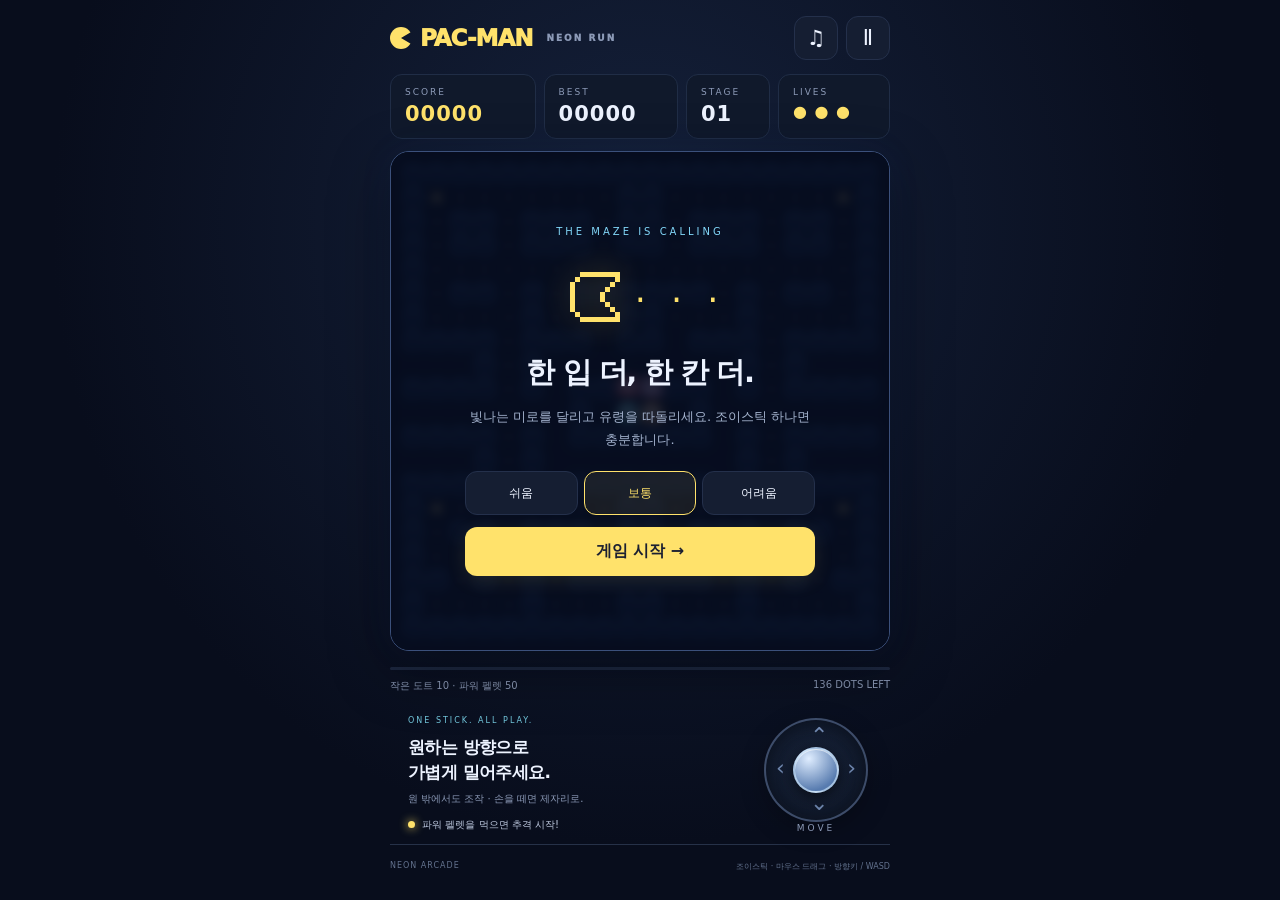
<file: index.html>
<!doctype html>
<html lang="ko"><head><meta charset="utf-8"><meta name="viewport" content="width=device-width,initial-scale=1,viewport-fit=cover"><meta name="theme-color" content="#080d20"><meta name="description" content="조이스틱 하나로 즐기는 네온 미로 아케이드"><title>PAC-MAN · Neon Run</title><link rel="stylesheet" href="style.css?v=smooth-stick-1"></head>
<body><main class="arcade"><header><a class="brand" href="./" aria-label="PAC-MAN 홈"><i></i>PAC-MAN<span>NEON RUN</span></a><div class="tools"><button id="sound" aria-label="음악과 효과음 끄기" aria-pressed="true">♫</button><button id="pause" aria-label="일시정지">Ⅱ</button></div></header>
<section class="dashboard" aria-label="게임 정보"><div><small>SCORE</small><strong id="score">00000</strong></div><div><small>BEST</small><strong id="best">00000</strong></div><div><small>STAGE</small><strong id="stage">01</strong></div><div><small>LIVES</small><strong id="lives">● ● ●</strong></div></section>
<div class="board-wrap"><canvas id="game" width="600" height="600" aria-label="팩맨 미로 게임"></canvas><div id="overlay" class="overlay"><div class="modal"><div class="eyebrow" id="eyebrow">THE MAZE IS CALLING</div><div class="mascot">ᗧ<span>· · ·</span></div><h1 id="title">한 입 더, 한 칸 더.</h1><p id="message">빛나는 미로를 달리고 유령을 따돌리세요.<br>조이스틱 하나면 충분합니다.</p><div id="difficulty" class="difficulty" aria-label="난이도"><button data-level="easy">쉬움</button><button data-level="normal" class="selected">보통</button><button data-level="hard">어려움</button></div><button id="primary" class="primary">게임 시작 <span>→</span></button><button id="secondary" class="secondary" hidden>처음으로</button></div></div><div id="toast" role="status"></div></div>
<div class="progress"><div id="progress"></div></div><div class="status-line"><span id="hint">작은 도트 10 · 파워 펠렛 50</span><span id="remaining"></span></div>
<section class="controls"><div class="control-copy"><span class="tag">ONE STICK. ALL PLAY.</span><h2>원하는 방향으로<br>가볍게 밀어주세요.</h2><p>원 밖에서도 조작 · 손을 떼면 제자리로.</p><span class="power-key"><i></i> 파워 펠렛을 먹으면 추격 시작!</span></div><div id="joystick" role="group" aria-label="이동 조이스틱. 아래 조작 영역 어디서나 터치하고 드래그하세요. 원 밖에서도 방향 입력이 유지됩니다. PC에서는 방향키 또는 WASD도 사용할 수 있습니다."><div class="joy-ring"><span class="up">⌃</span><span class="down">⌄</span><span class="left">‹</span><span class="right">›</span><div id="knob"></div></div><span class="joy-label">MOVE</span></div></section><footer>NEON ARCADE <span>조이스틱 · 마우스 드래그 · 방향키 / WASD</span></footer></main><script src="game.js?v=smooth-stick-1"></script></body></html>
</file>
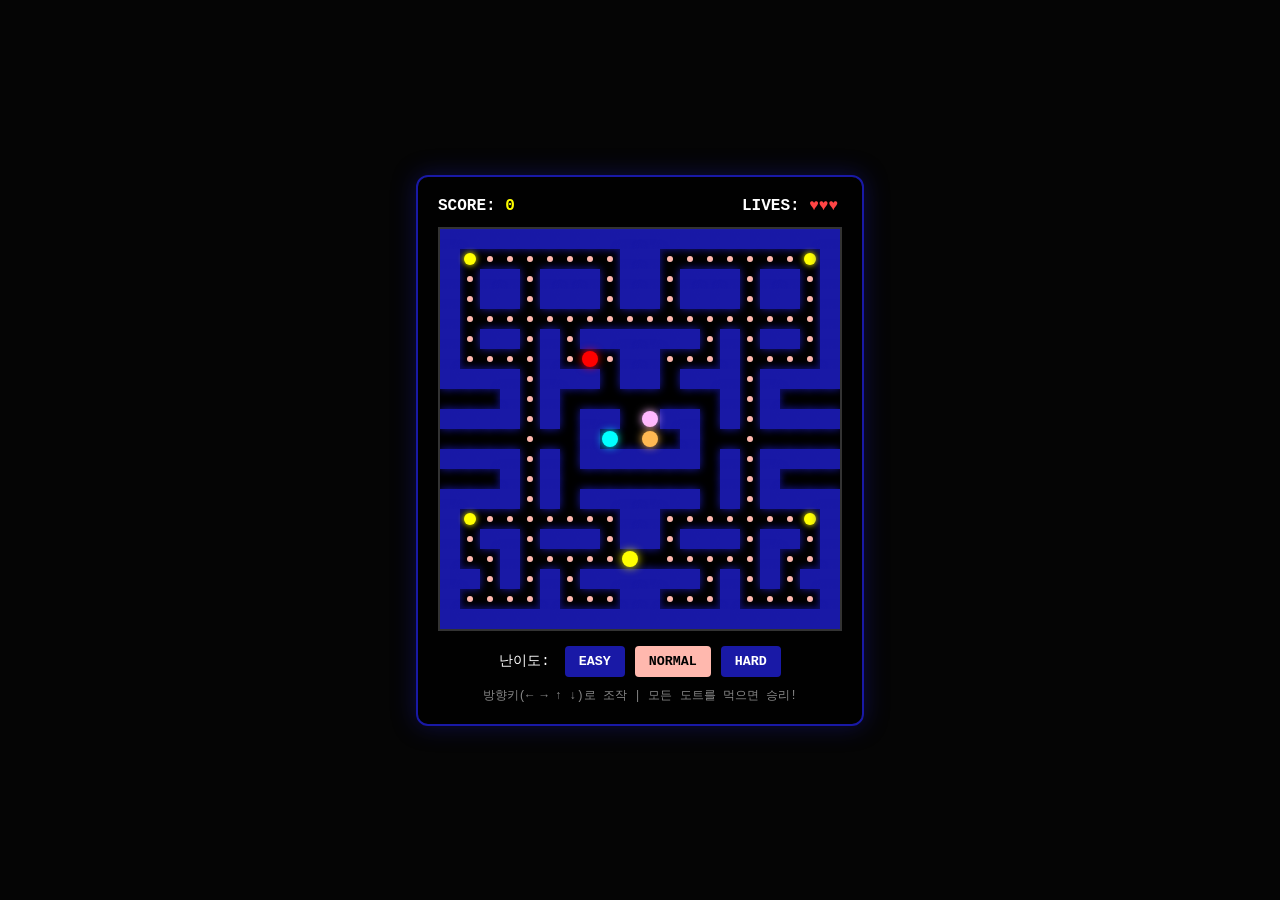
<file: reference/prototype.html>
<!DOCTYPE html>
<html lang="ko">
<head>
    <meta charset="UTF-8">
    <title>Modern Neon Pac-Man</title>
    <style>
        body {
            background-color: #050505;
            color: #fff;
            display: flex;
            flex-direction: column;
            align-items: center;
            justify-content: center;
            height: 100vh;
            margin: 0;
            font-family: 'Courier New', Courier, monospace;
        }
        .game-container {
            text-align: center;
            border: 2px solid #1919a6;
            padding: 20px;
            border-radius: 12px;
            box-shadow: 0 0 25px rgba(25, 25, 166, 0.4);
            background: rgba(0, 0, 0, 0.8);
        }
        .header-panel {
            display: flex;
            justify-content: space-between;
            width: 400px;
            margin-bottom: 12px;
            font-size: 16px;
            font-weight: bold;
        }
        .score-box { color: #ffff00; }
        .lives-box { color: #ff4444; }
        
        canvas {
            border: 2px solid #333;
            background-color: #000;
            display: block;
            margin: 0 auto;
            box-shadow: inset 0 0 15px rgba(0,0,0,0.8);
        }
        .control-panel {
            margin-top: 15px;
            display: flex;
            justify-content: center;
            gap: 10px;
        }
        button {
            background-color: #1919a6;
            color: white;
            border: none;
            padding: 8px 14px;
            border-radius: 4px;
            cursor: pointer;
            font-family: inherit;
            font-weight: bold;
            transition: background 0.2s;
        }
        button:hover { background-color: #3333cc; }
        button.active { background-color: #ffb8ae; color: #000; }
        .footer-info {
            margin-top: 10px;
            font-size: 12px;
            color: #888;
        }
    </style>
</head>
<body>

<div class="game-container">
    <div class="header-panel">
        <div>SCORE: <span id="score" class="score-box">0</span></div>
        <div>LIVES: <span id="lives" class="lives-box">♥♥♥</span></div>
    </div>

    <canvas id="canvas" width="400" height="400"></canvas>

    <div class="control-panel">
        <span style="line-height: 30px; font-size: 14px; margin-right: 5px;">난이도:</span>
        <button id="btn-easy" onclick="setDifficulty('easy')">EASY</button>
        <button id="btn-normal" class="active" onclick="setDifficulty('normal')">NORMAL</button>
        <button id="btn-hard" onclick="setDifficulty('hard')">HARD</button>
    </div>

    <div class="footer-info">방향키(← → ↑ ↓)로 조작 | 모든 도트를 먹으면 승리!</div>
</div>

<script>
const canvas = document.getElementById('canvas');
const ctx = canvas.getContext('2d');

const TILE_SIZE = 20;
const MAP_SIZE = 20;

// 0: 도트, 1: 벽, 2: 빈 공간, 3: 파워 펠렛
const originalMap = [
    [1,1,1,1,1,1,1,1,1,1,1,1,1,1,1,1,1,1,1,1],
    [1,3,0,0,0,0,0,0,0,1,1,0,0,0,0,0,0,0,3,1],
    [1,0,1,1,0,1,1,1,0,1,1,0,1,1,1,0,1,1,0,1],
    [1,0,1,1,0,1,1,1,0,1,1,0,1,1,1,0,1,1,0,1],
    [1,0,0,0,0,0,0,0,0,0,0,0,0,0,0,0,0,0,0,1],
    [1,0,1,1,0,1,0,1,1,1,1,1,1,0,1,0,1,1,0,1],
    [1,0,0,0,0,1,0,0,0,1,1,0,0,0,1,0,0,0,0,1],
    [1,1,1,1,0,1,1,1,2,1,1,2,1,1,1,0,1,1,1,1],
    [2,2,2,1,0,1,2,2,2,2,2,2,2,2,1,0,1,2,2,2],
    [1,1,1,1,0,1,2,1,1,9,9,1,1,2,1,0,1,1,1,1],
    [2,2,2,2,0,2,2,1,9,9,9,9,1,2,2,0,2,2,2,2],
    [1,1,1,1,0,1,2,1,1,1,1,1,1,2,1,0,1,1,1,1],
    [2,2,2,1,0,1,2,2,2,2,2,2,2,2,1,0,1,2,2,2],
    [1,1,1,1,0,1,2,1,1,1,1,1,1,2,1,0,1,1,1,1],
    [1,3,0,0,0,0,0,0,0,1,1,0,0,0,0,0,0,0,3,1],
    [1,0,1,1,0,1,1,1,0,1,1,0,1,1,1,0,1,1,0,1],
    [1,0,0,1,0,0,0,0,0,2,2,0,0,0,0,0,1,0,0,1],
    [1,1,0,1,0,1,0,1,1,1,1,1,1,0,1,0,1,0,1,1],
    [1,0,0,0,0,1,0,0,0,1,1,0,0,0,1,0,0,0,0,1],
    [1,1,1,1,1,1,1,1,1,1,1,1,1,1,1,1,1,1,1,1]
];

let map = JSON.parse(JSON.stringify(originalMap));
let score = 0;
let lives = 3;
let difficulty = 'normal';

// 난이도별 설정 (유령 이동 주기 틱)
const difficultySettings = {
    easy: { ghostSpeed: 14, pacmanSpeed: 8 },
    normal: { ghostSpeed: 10, pacmanSpeed: 8 },
    hard: { ghostSpeed: 7, pacmanSpeed: 7 }
};

let pacman = { x: 9, y: 16, dx: 0, dy: 0, nextDx: 0, nextDy: 0 };

// 유령 4마리 (빨강, 분홍, 파랑, 주황)
let ghosts = [
    { x: 9, y: 9, dx: 0, dy: -1, color: '#ff0000' }, // Blinky
    { x: 10, y: 10, dx: -1, dy: 0, color: '#ffb8ff' }, // Pinky
    { x: 9, y: 10, dx: 1, dy: 0, color: '#00ffff' }, // Inky
    { x: 10, y: 9, dx: 0, dy: 1, color: '#ffb852' }  // Clyde
];

function setDifficulty(level) {
    difficulty = level;
    document.querySelectorAll('.control-panel button').forEach(b => b.classList.remove('active'));
    document.getElementById(`btn-${level}`).classList.add('active');
    resetPositions();
}

function resetPositions() {
    pacman = { x: 9, y: 16, dx: 0, dy: 0, nextDx: 0, nextDy: 0 };
    ghosts = [
        { x: 9, y: 9, dx: 0, dy: -1, color: '#ff0000' },
        { x: 10, y: 10, dx: -1, dy: 0, color: '#ffb8ff' },
        { x: 9, y: 10, dx: 1, dy: 0, color: '#00ffff' },
        { x: 10, y: 9, dx: 0, dy: 1, color: '#ffb852' }
    ];
}

window.addEventListener('keydown', e => {
    switch(e.key) {
        case 'ArrowUp': pacman.nextDx = 0; pacman.nextDy = -1; break;
        case 'ArrowDown': pacman.nextDx = 0; pacman.nextDy = 1; break;
        case 'ArrowLeft': pacman.nextDx = -1; pacman.nextDy = 0; break;
        case 'ArrowRight': pacman.nextDx = 1; pacman.nextDy = 0; break;
    }
});

function canMove(x, y, dx, dy) {
    let nx = x + dx;
    let ny = y + dy;
    if (nx < 0 || nx >= MAP_SIZE) return true; // 터널 통과
    if (ny < 0 || ny >= MAP_SIZE) return false;
    return map[ny][nx] !== 1;
}

let frameCount = 0;
function update() {
    frameCount++;
    let settings = difficultySettings[difficulty];

    // 팩맨 이동 처리
    if (frameCount % settings.pacmanSpeed === 0) {
        if (canMove(pacman.x, pacman.y, pacman.nextDx, pacman.nextDy)) {
            pacman.dx = pacman.nextDx;
            pacman.dy = pacman.nextDy;
        }
        if (canMove(pacman.x, pacman.y, pacman.dx, pacman.dy)) {
            pacman.x += pacman.dx;
            pacman.y += pacman.dy;

            if (pacman.x < 0) pacman.x = MAP_SIZE - 1;
            if (pacman.x >= MAP_SIZE) pacman.x = 0;

            // 도트 먹기
            if (map[pacman.y][pacman.x] === 0) {
                map[pacman.y][pacman.x] = 2;
                score += 10;
            } else if (map[pacman.y][pacman.x] === 3) {
                map[pacman.y][pacman.x] = 2;
                score += 50; // 파워 펠렛
            }
            document.getElementById('score').innerText = score;
        }
    }

    // 유령 이동 처리 (AI)
    if (frameCount % settings.ghostSpeed === 0) {
        ghosts.forEach(g => {
            let directions = [
                {dx: 0, dy: -1}, {dx: 0, dy: 1}, {dx: -1, dy: 0}, {dx: 1, dy: 0}
            ];
            // 역방향 제외하고 갈 수 있는 길 필터링
            let validMoves = directions.filter(d => 
                !(d.dx === -g.dx && d.dy === -g.dy) && canMove(g.x, g.y, d.dx, d.dy)
            );
            if (validMoves.length === 0) validMoves = [{dx: -g.dx, dy: -g.dy}];

            // 난이도별 AI 성향 (Hard는 팩맨 방향 우선 추적, Easy/Normal은 랜덤 혼합)
            let chosenMove = validMoves[Math.floor(Math.random() * validMoves.length)];
            if (difficulty === 'hard') {
                // 팩맨 위치를 조금 더 적극적으로 의식하는 로직
                let target = validMoves.reduce((best, d) => {
                    let dist = Math.pow((g.x + d.dx) - pacman.x, 2) + Math.pow((g.y + d.dy) - pacman.y, 2);
                    let bestDist = Math.pow((g.x + best.dx) - pacman.x, 2) + Math.pow((g.y + best.dy) - pacman.y, 2);
                    return dist < bestDist ? d : best;
                }, validMoves[0]);
                chosenMove = target;
            }

            g.dx = chosenMove.dx;
            g.dy = chosenMove.dy;
            g.x += g.dx;
            g.y += g.dy;

            if (g.x < 0) g.x = MAP_SIZE - 1;
            if (g.x >= MAP_SIZE) g.x = 0;

            // 충돌 체크 (팩맨과 유령)
            if (g.x === pacman.x && g.y === pacman.y) {
                lives--;
                let hearts = '';
                for(let i=0; i<lives; i++) hearts += '♥';
                document.getElementById('lives').innerText = hearts;
                if (lives <= 0) {
                    alert('GAME OVER! 점수: ' + score);
                    resetGame();
                } else {
                    resetPositions();
                }
            }
        });
    }
}

function resetGame() {
    map = JSON.parse(JSON.stringify(originalMap));
    score = 0;
    lives = 3;
    document.getElementById('score').innerText = score;
    document.getElementById('lives').innerText = '♥♥♥';
    resetPositions();
}

function draw() {
    ctx.clearRect(0, 0, canvas.width, canvas.height);

    // 맵 렌더링 (네온 효과)
    for (let r = 0; r < map.length; r++) {
        for (let c = 0; c < map[r].length; c++) {
            if (map[r][c] === 1) {
                ctx.fillStyle = '#1919a6';
                ctx.shadowBlur = 8;
                ctx.shadowColor = '#1919a6';
                ctx.fillRect(c * TILE_SIZE, r * TILE_SIZE, TILE_SIZE, TILE_SIZE);
                ctx.shadowBlur = 0; // 초기화
            } else if (map[r][c] === 0) {
                ctx.fillStyle = '#ffb8ae';
                ctx.beginPath();
                ctx.arc(c * TILE_SIZE + TILE_SIZE/2, r * TILE_SIZE + TILE_SIZE/2, 3, 0, Math.PI * 2);
                ctx.fill();
            } else if (map[r][c] === 3) {
                ctx.fillStyle = '#ffff00';
                ctx.shadowBlur = 6;
                ctx.shadowColor = '#ffff00';
                ctx.beginPath();
                ctx.arc(c * TILE_SIZE + TILE_SIZE/2, r * TILE_SIZE + TILE_SIZE/2, 6, 0, Math.PI * 2);
                ctx.fill();
                ctx.shadowBlur = 0;
            }
        }
    }

    // 팩맨 그리기 (노란색 네온 원)
    ctx.fillStyle = 'yellow';
    ctx.shadowBlur = 10;
    ctx.shadowColor = 'yellow';
    ctx.beginPath();
    ctx.arc(
        pacman.x * TILE_SIZE + TILE_SIZE/2, 
        pacman.y * TILE_SIZE + TILE_SIZE/2, 
        TILE_SIZE/2 - 2, 
        0, Math.PI * 2
    );
    ctx.fill();
    ctx.shadowBlur = 0;

    // 유령 그리기
    ghosts.forEach(g => {
        ctx.fillStyle = g.color;
        ctx.shadowBlur = 8;
        ctx.shadowColor = g.color;
        ctx.beginPath();
        ctx.arc(
            g.x * TILE_SIZE + TILE_SIZE/2, 
            g.y * TILE_SIZE + TILE_SIZE/2, 
            TILE_SIZE/2 - 2, 
            0, Math.PI * 2
        );
        ctx.fill();
        ctx.shadowBlur = 0;
    });
}

function loop() {
    update();
    draw();
    requestAnimationFrame(loop);
}

loop();
</script>

</body>
</html>
</file>
<file: style.css>
:root{color-scheme:dark;--yellow:#ffe26b;--muted:#8c9ab7;--line:#24304b}*{box-sizing:border-box}body{margin:0;background:radial-gradient(ellipse at 50% 25%,#15213b 0,#080d1c 65%);color:#edf3ff;font-family:system-ui,-apple-system,BlinkMacSystemFont,"Segoe UI",sans-serif;min-height:100svh;overscroll-behavior:none}.arcade{width:min(100% - 36px,600px);margin:0 auto;padding:24px 0 max(20px,env(safe-area-inset-bottom))}header{display:flex;justify-content:space-between;align-items:center;margin-bottom:22px}.brand{font-size:23px;font-weight:950;letter-spacing:-1px;color:var(--yellow);text-decoration:none;display:flex;align-items:center;gap:8px}.brand i{height:22px;width:22px;background:var(--yellow);border-radius:50%;clip-path:polygon(0 0,100% 0,100% 20%,50% 50%,100% 80%,100% 100%,0 100%)}.brand span{letter-spacing:2px;font-size:9px;color:var(--muted);margin-left:6px}.tools{display:flex;gap:8px}button{font:inherit;cursor:pointer;color:inherit;border:1px solid var(--line);background:#151e32;border-radius:12px;min-height:44px}button:focus-visible{outline:3px solid #7ee7ff;outline-offset:3px}.tools button{width:44px;font-size:21px}.dashboard{display:grid;grid-template-columns:1.3fr 1.2fr .75fr 1fr;gap:8px;margin-bottom:16px}.dashboard div{background:#10192b;border:1px solid #202d46;border-radius:12px;padding:12px 14px}.dashboard small{font-size:9px;letter-spacing:2px;color:var(--muted);display:block;margin-bottom:5px}.dashboard strong{font-size:21px;font-variant-numeric:tabular-nums;letter-spacing:1px}#score,#lives{color:var(--yellow)}#lives{font-size:16px;white-space:nowrap}.board-wrap{position:relative;border:1px solid #3b507b;border-radius:19px;background:#070c19;padding:10px;box-shadow:0 18px 60px #0006,0 0 35px #3978ff12;overflow:hidden}canvas{display:block;width:100%;aspect-ratio:1;border-radius:10px}.overlay{position:absolute;inset:0;display:flex;align-items:center;justify-content:center;background:#070d20da;backdrop-filter:blur(5px);padding:20px;text-align:center}.overlay.hidden{display:none}.modal{width:min(100%,350px)}.eyebrow{font-size:10px;letter-spacing:3px;color:#82d7f9}.mascot{color:var(--yellow);font-size:80px;line-height:1.2;text-shadow:0 0 30px #ffd64d55;margin:10px 0}.mascot span{font-size:35px;vertical-align:middle;letter-spacing:7px}h1{font-size:29px;letter-spacing:-1.5px;margin:8px 0 12px}.modal p{font-size:13px;color:#a5b4cf;line-height:1.8;margin:0 0 20px}.difficulty{display:flex;gap:6px;margin:0 0 12px}.difficulty button{flex:1;font-size:12px}.difficulty .selected{border-color:var(--yellow);color:var(--yellow);background:#ffe26b13}.primary{width:100%;background:var(--yellow);color:#1c2031;border:0;font-weight:850;padding:14px 20px;box-shadow:0 5px 20px #ffe26b1a}.primary span{float:right}.secondary{width:100%;margin-top:8px;font-size:12px}#toast{position:absolute;top:16px;left:50%;transform:translateX(-50%);background:#192540ed;border:1px solid #6e91c7;padding:8px 16px;border-radius:20px;font-size:12px;pointer-events:none;opacity:0;transition:opacity .2s;white-space:nowrap}#toast.show{opacity:1}.progress{height:3px;background:#1e2941;margin-top:16px;border-radius:3px;overflow:hidden}#progress{height:100%;background:var(--yellow);width:0;transition:width .2s}.status-line{display:flex;justify-content:space-between;margin-top:9px;font-size:10px;color:var(--muted)}.controls{display:flex;justify-content:space-between;align-items:center;gap:12px;padding:25px 18px 16px}.tag{font-size:8px;letter-spacing:2px;color:#72c6db}h2{font-size:20px;line-height:1.45;margin:8px 0;letter-spacing:-.6px}.control-copy p{font-size:10px;color:var(--muted);margin:0 0 13px}.power-key{font-size:10px;color:#c0cbe1}.power-key i{display:inline-block;width:7px;height:7px;border-radius:50%;background:var(--yellow);box-shadow:0 0 10px #ffe26b;margin-right:4px}#joystick{width:140px;height:150px;flex-shrink:0;touch-action:none;user-select:none;position:relative;display:flex;align-items:center;justify-content:center}.joy-ring{position:relative;width:132px;height:132px;border-radius:50%;border:2px solid #7e96be65;background:radial-gradient(circle,#50698930,#131f36dd);box-shadow:inset 0 0 25px #0008,0 7px 24px #0004}.joy-ring>span{position:absolute;color:#7189b1;font-size:22px;line-height:1}.up{left:calc(50% - 6px);top:5px}.down{left:calc(50% - 6px);bottom:6px}.left{left:10px;top:calc(50% - 13px)}.right{right:10px;top:calc(50% - 13px)}#knob{position:absolute;left:50%;top:50%;width:56px;height:56px;border-radius:50%;transform:translate(-50%,-50%);border:2px solid #d5eeff9c;background:radial-gradient(circle at 33% 23%,#dfedff,#577baf 75%);box-shadow:0 5px 15px #0008,inset 0 1px #fff9;will-change:left,top}.joy-label{position:absolute;bottom:-7px;font-size:9px;letter-spacing:3px;color:var(--muted)}footer{display:flex;justify-content:space-between;border-top:1px solid #263148;padding-top:16px;font-size:8px;letter-spacing:1px;color:#63728e}footer span{letter-spacing:0}@media(max-width:420px){.arcade{width:calc(100% - 24px);padding-top:max(16px,env(safe-area-inset-top))}.brand{font-size:20px}.brand span{font-size:7px}.dashboard div{padding:10px}.dashboard strong{font-size:18px}.controls{padding:18px 4px 16px}.control-copy h2{font-size:17px}.control-copy p{max-width:150px;line-height:1.7}.modal .mascot{font-size:58px;margin:0}h1{font-size:24px}.modal p{margin-bottom:12px;font-size:12px}.eyebrow{font-size:8px}.dashboard{margin-bottom:12px}.board-wrap{padding:6px}}@media(min-width:850px) and (max-height:900px){.arcade{width:500px;padding-top:16px}header{margin-bottom:14px}.dashboard{margin-bottom:12px}.controls{padding-top:15px;padding-bottom:12px}#joystick{width:112px;height:112px}.joy-ring{width:104px;height:104px}#knob{width:46px;height:46px}.controls h2{font-size:17px}.controls p{margin-bottom:7px}}@media(orientation:landscape) and (max-height:600px){.arcade{width:min(100% - 32px,1000px);display:grid;grid-template-columns:minmax(240px,calc(100svh - 35px)) minmax(240px,1fr);gap:8px 24px;padding:12px 0}.board-wrap{grid-column:1;grid-row:1/7;align-self:start}header,.dashboard,.controls,.status-line,.progress,footer{grid-column:2;margin:0}.brand span{display:none}.dashboard div{padding:8px}.controls{padding:4px}.control-copy h2{font-size:15px}.control-copy p,.power-key,footer{display:none}#joystick{width:110px;height:110px}.joy-ring{width:100px;height:100px}#knob{width:44px;height:44px}}
[hidden]{display:none!important}@media(max-width:360px){.modal .mascot{font-size:38px;line-height:1}.modal h1{font-size:21px;margin:6px 0}.modal p{font-size:11px;line-height:1.5;margin-bottom:9px}.difficulty{margin-bottom:8px}.modal .eyebrow{font-size:7px;letter-spacing:2px}.overlay{padding:14px}.primary{padding:10px 14px}.secondary{margin-top:6px}.brand span{display:none}.control-copy p{max-width:125px}#joystick{width:120px;height:135px}.joy-ring{width:116px;height:116px}}

/* The entire lower control panel accepts a new touch; active drags remain captured. */
.controls{touch-action:none;user-select:none;-webkit-user-select:none;-webkit-touch-callout:none;position:relative;isolation:isolate}.joy-ring{pointer-events:none;will-change:transform}.controls.steering .joy-ring{z-index:3;border-color:#b9dcffb3;box-shadow:inset 0 0 25px #0008,0 0 22px #71b5ff33}.controls.steering .joy-label{opacity:0}

/* Smooth visual tracking only; game input remains immediate. */
.joy-ring{transition:transform .24s cubic-bezier(.16,1,.3,1)}#knob{transition:left .2s cubic-bezier(.16,1,.3,1),top .2s cubic-bezier(.16,1,.3,1)}
.controls.steering .joy-ring{transition:transform .08s cubic-bezier(.2,.75,.3,1)}.controls.steering #knob{transition:left .06s cubic-bezier(.2,.75,.3,1),top .06s cubic-bezier(.2,.75,.3,1)}
@media(prefers-reduced-motion:reduce){.joy-ring,#knob,.controls.steering .joy-ring,.controls.steering #knob{transition:none}}
body{overflow-x:hidden}
</file>
